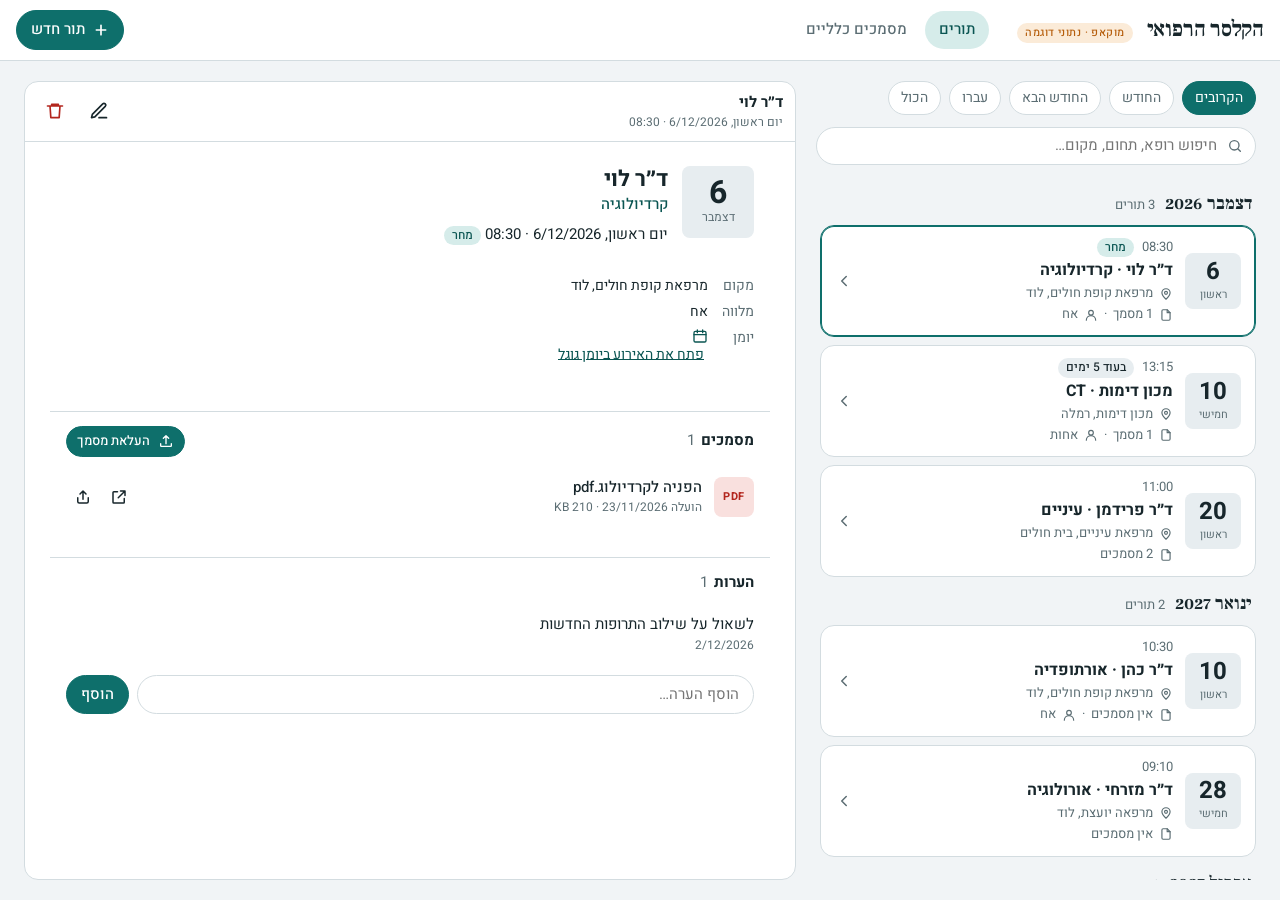
<file: mockup/index.html>
<!doctype html>
<meta charset="utf-8">
<meta name="viewport" content="width=device-width, initial-scale=1, viewport-fit=cover">
<title>הקלסר הרפואי</title>
<link rel="preconnect" href="https://fonts.googleapis.com">
<link rel="stylesheet" href="https://fonts.googleapis.com/css2?family=Heebo:wght@400;500;700&family=Frank+Ruhl+Libre:wght@700&display=swap">
<style>
:root{
  --bg:#F1F4F6; --surface:#FFFFFF; --surface-2:#E7EDF0; --text:#17262B; --muted:#5B6D73;
  --border:#D3DCE0; --border-strong:#B9C6CB;
  --accent:#0E6F6B; --accent-soft:#D6ECEA; --accent-ink:#0A5552; --on-accent:#FFFFFF;
  --warn:#B65E0C; --warn-soft:#FBEBD8; --danger:#B3261E; --danger-soft:#F9E0DE;
  --shadow:0 1px 2px rgba(23,38,43,.05),0 6px 20px rgba(23,38,43,.07);
  --r:14px; --r-sm:8px;
  --font-ui:"Heebo",system-ui,"Segoe UI",Arial,sans-serif;
  --font-display:"Frank Ruhl Libre","Times New Roman",serif;
}
@media (prefers-color-scheme: dark){
  :root:not([data-theme="light"]){
    --bg:#0E1618; --surface:#172124; --surface-2:#1F2B2F; --text:#E4EBED; --muted:#98A9AF;
    --border:#2A383D; --border-strong:#3A4B51;
    --accent:#4DB8B1; --accent-soft:#163A39; --accent-ink:#8FDDD7; --on-accent:#08211F;
    --warn:#F0A250; --warn-soft:#3A2A14; --danger:#F28B82; --danger-soft:#3D1E1B;
    --shadow:0 1px 2px rgba(0,0,0,.4),0 6px 20px rgba(0,0,0,.35);
  }
}
:root[data-theme="dark"]{
  --bg:#0E1618; --surface:#172124; --surface-2:#1F2B2F; --text:#E4EBED; --muted:#98A9AF;
  --border:#2A383D; --border-strong:#3A4B51;
  --accent:#4DB8B1; --accent-soft:#163A39; --accent-ink:#8FDDD7; --on-accent:#08211F;
  --warn:#F0A250; --warn-soft:#3A2A14; --danger:#F28B82; --danger-soft:#3D1E1B;
  --shadow:0 1px 2px rgba(0,0,0,.4),0 6px 20px rgba(0,0,0,.35);
}

*{box-sizing:border-box}
html,body{height:100%}
body{margin:0;background:var(--bg);color:var(--text);font-family:var(--font-ui);font-size:15px;line-height:1.45;direction:rtl}
button,input,select,textarea{font:inherit;color:inherit}
button{cursor:pointer}
h1,h2,h3{margin:0;text-wrap:balance}
ul{list-style:none;margin:0;padding:0}
svg{display:block}
:focus-visible{outline:2px solid var(--accent);outline-offset:2px}

.app{min-height:100%;display:flex;flex-direction:column}

/* ---------- top bar ---------- */
.topbar{position:sticky;top:env(safe-area-inset-top,0px);z-index:20;background:var(--surface);border-bottom:1px solid var(--border);
  display:flex;align-items:center;gap:16px;padding:10px 16px;min-height:56px}
.brand{display:flex;align-items:baseline;gap:10px}
.brand h1{font-family:var(--font-display);font-size:22px;font-weight:700;letter-spacing:-.01em}
.brand .tag{font-size:11px;font-weight:500;letter-spacing:.04em;color:var(--warn);background:var(--warn-soft);padding:2px 8px;border-radius:999px}
.nav-desktop{display:none;gap:4px;margin-inline-start:12px}
.nav-desktop button{background:none;border:0;padding:8px 14px;border-radius:999px;color:var(--muted);font-weight:500}
.nav-desktop button[aria-current="page"]{background:var(--accent-soft);color:var(--accent-ink)}
.topbar .spacer{flex:1}
.btn{display:inline-flex;align-items:center;gap:8px;border:1px solid var(--border-strong);background:var(--surface);border-radius:999px;padding:8px 14px;font-weight:500}
.btn:hover{border-color:var(--accent)}
.btn.primary{background:var(--accent);border-color:var(--accent);color:var(--on-accent)}
.btn.danger{color:var(--danger);border-color:var(--danger)}
.btn.ghost{border-color:transparent;background:transparent;color:var(--muted)}
.btn.ghost:hover{background:var(--surface-2);color:var(--text)}
.btn.small{padding:5px 10px;font-size:13px}
.btn-new-desktop{display:none}

/* ---------- main / layout ---------- */
.main{flex:1;min-height:0;padding-block:16px 96px;padding-inline:16px}
.view[hidden]{display:none}
.layout{display:block}
.panel{background:var(--surface);border:1px solid var(--border);border-radius:var(--r)}

/* toolbar */
.toolbar{display:flex;flex-direction:column;gap:10px;margin-bottom:12px}
.chips{display:flex;gap:8px;overflow-x:auto;padding-bottom:2px;scrollbar-width:none}
.chips::-webkit-scrollbar{display:none}
.chip{flex:0 0 auto;border:1px solid var(--border);background:var(--surface);border-radius:999px;padding:6px 12px;font-size:14px;color:var(--muted)}
.chip[aria-pressed="true"]{background:var(--accent);border-color:var(--accent);color:var(--on-accent)}
.search{display:flex;align-items:center;gap:8px;background:var(--surface);border:1px solid var(--border);border-radius:999px;padding:6px 12px}
.search input{border:0;background:none;flex:1;min-width:0;outline:none}
.search svg{color:var(--muted)}

/* agenda */
.agenda .month{position:sticky;top:calc(56px + env(safe-area-inset-top,0px));z-index:5;background:var(--bg);display:flex;align-items:baseline;gap:10px;
  font-family:var(--font-display);font-size:18px;font-weight:700;padding:14px 4px 8px;color:var(--text)}
.agenda .month small{font-family:var(--font-ui);font-weight:400;font-size:13px;color:var(--muted)}
.cards{display:flex;flex-direction:column;gap:8px}
.card{display:grid;grid-template-columns:56px 1fr auto;gap:12px;align-items:center;text-align:start;width:100%;
  background:var(--surface);border:1px solid var(--border);border-radius:var(--r);padding:12px 14px;position:relative}
.card:hover{border-color:var(--border-strong)}
.card[aria-current="true"]{border-color:var(--accent);box-shadow:0 0 0 1px var(--accent) inset}
.card.past{opacity:.72}
.card.today::before{content:"";position:absolute;inset-block:10px;inset-inline-start:0;width:4px;border-radius:0 3px 3px 0;background:var(--today)}
.date-block{display:flex;flex-direction:column;align-items:center;justify-content:center;background:var(--surface-2);border-radius:var(--r-sm);padding:6px 4px;min-height:56px}
.date-block .day{font-size:24px;font-weight:700;line-height:1;font-variant-numeric:tabular-nums}
.date-block .wd{font-size:11px;color:var(--muted);margin-top:3px}
.card-body{min-width:0}
.card .row1{display:flex;align-items:center;gap:8px;font-size:13px;color:var(--muted);font-variant-numeric:tabular-nums}
.card .title{font-size:16px;font-weight:700;margin-top:2px;overflow:hidden;text-overflow:ellipsis;white-space:nowrap}
.card .meta{display:flex;align-items:center;gap:6px;font-size:13px;color:var(--muted);margin:2px 0 0;overflow:hidden;text-overflow:ellipsis;white-space:nowrap}
.card .meta svg{flex:0 0 auto}
.card .chev{color:var(--muted)}
.pill{display:inline-flex;align-items:center;border-radius:999px;padding:1px 8px;font-size:12px;font-weight:500}
.pill.today{background:var(--accent-soft);color:var(--accent-ink)}
.pill.soon{background:var(--surface-2);color:var(--text)}
.pill.warn{background:var(--warn-soft);color:var(--warn)}
.count{display:inline-flex;align-items:center;gap:4px}
.empty{text-align:center;color:var(--muted);padding:48px 16px}
.empty strong{display:block;color:var(--text);font-size:17px;margin-bottom:4px}

/* ---------- detail ---------- */
.detail-panel{position:fixed;inset:0;z-index:30;background:var(--bg);transform:translateX(-100%);transition:transform .28s cubic-bezier(.2,.7,.2,1);overflow-y:auto;visibility:hidden}
.detail-panel.open{transform:none;visibility:visible}
.detail-head{position:sticky;top:0;z-index:2;background:var(--surface);border-bottom:1px solid var(--border);display:flex;align-items:center;gap:8px;
  padding:10px 12px;padding-top:calc(10px + env(safe-area-inset-top,0px))}
.detail-head .grow{flex:1;min-width:0}
.detail-head .grow .sub{font-size:12px;color:var(--muted)}
.iconbtn{border:0;background:none;border-radius:999px;padding:8px;color:var(--text);display:inline-flex}
.iconbtn:hover{background:var(--surface-2)}
.iconbtn.danger{color:var(--danger)}
.detail-body{padding:16px;padding-bottom:calc(32px + env(safe-area-inset-bottom,0px));display:flex;flex-direction:column;gap:16px;max-width:760px;margin-inline:auto}
.hero{display:grid;grid-template-columns:72px 1fr;gap:14px;align-items:start;padding:16px}
.hero .date-block{min-height:72px}
.hero .date-block .day{font-size:32px}
.hero .date-block .mon{font-size:12px;color:var(--muted)}
.hero h2{font-size:22px;font-weight:700;line-height:1.2}
.hero .spec{color:var(--accent-ink);font-weight:500;margin-top:2px}
.hero .when{margin-top:8px;font-variant-numeric:tabular-nums;color:var(--text)}
.kv{display:grid;grid-template-columns:auto 1fr;gap:6px 14px;padding:0 16px 16px;font-size:14px}
.kv dt{color:var(--muted)}
.kv dd{margin:0}
.section{padding:14px 16px}
.section-head{display:flex;align-items:center;justify-content:space-between;gap:8px;margin-bottom:10px}
.section-head h3{font-size:15px;font-weight:700}
.section-head h3 span{color:var(--muted);font-weight:400;margin-inline-start:6px}

.doc{display:grid;grid-template-columns:40px 1fr auto;gap:12px;align-items:center;padding:10px 0;border-top:1px solid var(--border)}
.doc:first-child{border-top:0}
.doc-icon{width:40px;height:40px;border-radius:var(--r-sm);display:grid;place-items:center;font-size:11px;font-weight:700;letter-spacing:.04em;background:var(--surface-2);color:var(--muted)}
.doc-icon.pdf{background:var(--danger-soft);color:var(--danger)}
.doc-icon.img{background:var(--accent-soft);color:var(--accent-ink)}
.doc-icon.missing{background:var(--warn-soft);color:var(--warn)}
.doc-main{min-width:0}
.doc-name{font-weight:500;overflow:hidden;text-overflow:ellipsis;white-space:nowrap}
.doc-sub{font-size:12px;color:var(--muted);margin-top:1px}
.doc-actions{display:flex;gap:2px}
.progress{height:4px;background:var(--surface-2);border-radius:2px;overflow:hidden;margin-top:6px}
.progress i{display:block;height:100%;background:var(--accent);width:0;transition:width .3s}

.notes li{padding:10px 0;border-top:1px solid var(--border)}
.notes li:first-child{border-top:0}
.notes .at{font-size:12px;color:var(--muted);margin-top:2px}
.note-form{display:flex;gap:8px;margin-top:10px}
.note-form input{flex:1;min-width:0;border:1px solid var(--border);border-radius:999px;padding:8px 14px;background:var(--surface)}
.uploading-hint{font-size:12px;color:var(--muted)}

/* ---------- bottom nav / FAB (mobile) ---------- */
.bottomnav{position:fixed;inset-inline:0;bottom:0;z-index:25;background:var(--surface);border-top:1px solid var(--border);
  display:grid;grid-template-columns:1fr 1fr;padding-bottom:env(safe-area-inset-bottom,0px)}
.bottomnav button{border:0;background:none;padding:10px 0 8px;display:flex;flex-direction:column;align-items:center;gap:3px;font-size:12px;color:var(--muted)}
.bottomnav button[aria-current="page"]{color:var(--accent-ink)}
.bottomnav button[aria-current="page"] svg{color:var(--accent)}
.fab{position:fixed;inset-inline-start:16px;bottom:calc(72px + env(safe-area-inset-bottom,0px));z-index:26;
  width:56px;height:56px;border-radius:50%;border:0;background:var(--accent);color:var(--on-accent);box-shadow:var(--shadow);display:grid;place-items:center}

/* ---------- docs view ---------- */
.docs-wrap{max-width:900px;margin-inline:auto}
.page-head{display:flex;align-items:flex-end;justify-content:space-between;gap:12px;margin-bottom:12px;flex-wrap:wrap}
.page-head h2{font-family:var(--font-display);font-size:24px}
.page-head p{margin:2px 0 0;color:var(--muted);font-size:14px}
.docs-list{padding:4px 16px}

/* ---------- dialogs ---------- */
dialog{border:0;padding:0;background:var(--surface);color:var(--text);border-radius:var(--r) var(--r) 0 0;width:100%;max-width:none;
  margin:auto 0 0;box-shadow:var(--shadow)}
dialog::backdrop{background:rgba(10,20,22,.45)}
.dlg-head{display:flex;align-items:center;justify-content:space-between;padding:14px 16px 0}
.dlg-head h3{font-size:18px;font-weight:700}
.form{display:grid;grid-template-columns:1fr 1fr;gap:12px;padding:12px 16px 16px;padding-bottom:calc(16px + env(safe-area-inset-bottom,0px))}
.field{display:flex;flex-direction:column;gap:4px}
.field.full{grid-column:1/-1}
.field label{font-size:12px;color:var(--muted);letter-spacing:.02em}
.field input,.field select,.field textarea{border:1px solid var(--border);border-radius:var(--r-sm);padding:10px 12px;background:var(--surface);width:100%}
.field textarea{min-height:72px;resize:vertical}
.form-actions{grid-column:1/-1;display:flex;gap:8px;justify-content:flex-start;margin-top:4px}
.confirm{padding:16px;display:flex;flex-direction:column;gap:14px;padding-bottom:calc(16px + env(safe-area-inset-bottom,0px))}
.confirm p{margin:0;color:var(--muted)}

.toast{position:fixed;inset-inline:0;bottom:calc(84px + env(safe-area-inset-bottom,0px));display:flex;justify-content:center;z-index:50;pointer-events:none}
.toast span{background:var(--text);color:var(--bg);padding:10px 16px;border-radius:999px;font-size:14px;opacity:0;transform:translateY(8px);transition:.25s}
.toast.show span{opacity:1;transform:none}

/* ---------- desktop ---------- */
@media (min-width:900px){
  .app{height:100%}
  .main{padding-block:20px;padding-inline:24px;display:flex;flex-direction:column}
  .view{flex:1;min-height:0;display:flex;flex-direction:column}
  .nav-desktop,.btn-new-desktop{display:inline-flex}
  .bottomnav,.fab{display:none}
  .brand .tag{margin-inline-start:4px}
  .layout{display:grid;grid-template-columns:minmax(360px,440px) minmax(0,1fr);gap:20px;flex:1;min-height:0;max-width:1240px;width:100%;margin-inline:auto}
  .list-col{display:flex;flex-direction:column;min-height:0}
  .chips{flex-wrap:wrap;overflow:visible}
  .list-scroll{flex:1;min-height:0;overflow-y:auto;padding-inline-end:4px}
  .agenda .month{top:0}
  .detail-panel{position:relative;inset:auto;transform:none;visibility:visible;background:transparent;overflow:visible;min-height:0;display:flex;flex-direction:column}
  .detail-panel:not(.open) .detail-content{display:none}
  .detail-panel.open .detail-empty{display:none}
  .detail-content{background:var(--surface);border:1px solid var(--border);border-radius:var(--r);overflow-y:auto;flex:1;min-height:0}
  .detail-head{background:transparent;border-bottom:1px solid var(--border);padding:10px 12px}
  .detail-head .back{display:none}
  .detail-body{padding:8px 20px 28px}
  .detail-body .panel{border:0;border-top:1px solid var(--border);border-radius:0}
  .detail-body .panel:first-child{border-top:0}
  .detail-empty{flex:1;display:grid;place-items:center;border:1px dashed var(--border-strong);border-radius:var(--r);color:var(--muted)}
  .docs-wrap{flex:1;min-height:0;display:flex;flex-direction:column}
  .docs-wrap .panel{flex:1;min-height:0;overflow-y:auto}
  .toast{bottom:28px}
  dialog{border-radius:var(--r);width:min(560px,92vw);margin:auto}
}
@media (max-width:899px){
  .detail-empty{display:none}
}
@media (prefers-reduced-motion:reduce){
  .detail-panel,.toast span,.progress i{transition:none}
}
</style>

<div class="app" dir="rtl" lang="he">
  <header class="topbar">
    <div class="brand">
      <h1>הקלסר הרפואי</h1>
      <span class="tag">מוקאפ · נתוני דוגמה</span>
    </div>
    <nav class="nav-desktop" aria-label="ניווט">
      <button type="button" data-nav="appts" aria-current="page">תורים</button>
      <button type="button" data-nav="docs">מסמכים כלליים</button>
    </nav>
    <span class="spacer"></span>
    <button type="button" class="btn primary btn-new-desktop" id="btnNewDesktop">
      <svg width="16" height="16" viewBox="0 0 24 24" fill="none" stroke="currentColor" stroke-width="2.5" stroke-linecap="round"><path d="M12 5v14M5 12h14"/></svg>
      תור חדש
    </button>
  </header>

  <main class="main">
    <!-- ===== appointments view ===== -->
    <section class="view" id="view-appts">
      <div class="layout">
        <div class="list-col">
          <div class="toolbar">
            <div class="chips" role="group" aria-label="סינון">
              <button type="button" class="chip" data-filter="upcoming" aria-pressed="true">הקרובים</button>
              <button type="button" class="chip" data-filter="month" aria-pressed="false">החודש</button>
              <button type="button" class="chip" data-filter="nextmonth" aria-pressed="false">החודש הבא</button>
              <button type="button" class="chip" data-filter="past" aria-pressed="false">עברו</button>
              <button type="button" class="chip" data-filter="all" aria-pressed="false">הכול</button>
            </div>
            <label class="search">
              <svg width="16" height="16" viewBox="0 0 24 24" fill="none" stroke="currentColor" stroke-width="2" stroke-linecap="round"><circle cx="11" cy="11" r="7"/><path d="m20 20-3.5-3.5"/></svg>
              <input type="search" id="q" placeholder="חיפוש רופא, תחום, מקום…" autocomplete="off">
            </label>
          </div>
          <div class="list-scroll">
            <div class="agenda" id="agenda"></div>
          </div>
        </div>

        <aside class="detail-panel" id="detail" aria-live="polite">
          <div class="detail-empty">
            <div class="empty"><strong>בחר תור מהרשימה</strong>הפרטים, ההערות והמסמכים יופיעו כאן</div>
          </div>
          <div class="detail-content" id="detailContent"></div>
        </aside>
      </div>
    </section>

    <!-- ===== general documents view ===== -->
    <section class="view" id="view-docs" hidden>
      <div class="docs-wrap">
        <div class="page-head">
          <div>
            <h2>מסמכים כלליים</h2>
            <p>מסמכים שלא שייכים לתור מסוים — תעודות, סיכומים, רשימות</p>
          </div>
          <button type="button" class="btn primary" id="btnUploadGeneral">
            <svg width="16" height="16" viewBox="0 0 24 24" fill="none" stroke="currentColor" stroke-width="2" stroke-linecap="round" stroke-linejoin="round"><path d="M12 16V4m0 0-4 4m4-4 4 4M4 16v3a1 1 0 0 0 1 1h14a1 1 0 0 0 1-1v-3"/></svg>
            העלאת מסמך
          </button>
        </div>
        <div class="toolbar">
          <label class="search">
            <svg width="16" height="16" viewBox="0 0 24 24" fill="none" stroke="currentColor" stroke-width="2" stroke-linecap="round"><circle cx="11" cy="11" r="7"/><path d="m20 20-3.5-3.5"/></svg>
            <input type="search" id="qDocs" placeholder="חיפוש במסמכים…" autocomplete="off">
          </label>
        </div>
        <div class="panel">
          <ul class="docs-list" id="generalDocs"></ul>
        </div>
      </div>
    </section>
  </main>

  <nav class="bottomnav" aria-label="ניווט">
    <button type="button" data-nav="appts" aria-current="page">
      <svg width="22" height="22" viewBox="0 0 24 24" fill="none" stroke="currentColor" stroke-width="2" stroke-linecap="round"><rect x="3" y="5" width="18" height="16" rx="2"/><path d="M3 10h18M8 3v4M16 3v4"/></svg>
      תורים
    </button>
    <button type="button" data-nav="docs">
      <svg width="22" height="22" viewBox="0 0 24 24" fill="none" stroke="currentColor" stroke-width="2" stroke-linecap="round" stroke-linejoin="round"><path d="M4 7a2 2 0 0 1 2-2h4l2 2h6a2 2 0 0 1 2 2v9a2 2 0 0 1-2 2H6a2 2 0 0 1-2-2z"/></svg>
      מסמכים
    </button>
  </nav>
  <button type="button" class="fab" id="fab" aria-label="תור חדש">
    <svg width="26" height="26" viewBox="0 0 24 24" fill="none" stroke="currentColor" stroke-width="2.5" stroke-linecap="round"><path d="M12 5v14M5 12h14"/></svg>
  </button>

  <input type="file" id="fileInput" accept="image/*,application/pdf" multiple hidden>

  <dialog id="dlgForm">
    <div class="dlg-head">
      <h3 id="dlgTitle">תור חדש</h3>
      <button type="button" class="iconbtn" data-close aria-label="סגור">
        <svg width="20" height="20" viewBox="0 0 24 24" fill="none" stroke="currentColor" stroke-width="2" stroke-linecap="round"><path d="M6 6l12 12M18 6 6 18"/></svg>
      </button>
    </div>
    <form class="form" id="form" method="dialog">
      <div class="field full"><label for="fDoctor">רופא/ה או מכון</label><input id="fDoctor" required placeholder="ד״ר לוי / מכון גסטרו"></div>
      <div class="field"><label for="fSpec">תחום</label><input id="fSpec" list="specs" placeholder="קרדיולוגיה"></div>
      <datalist id="specs"><option>קרדיולוגיה</option><option>עיניים</option><option>אורתופדיה</option><option>גסטרואנטרולוגיה</option><option>המטולוגיה</option><option>דימות</option><option>רפואת משפחה</option><option>אורולוגיה</option></datalist>
      <div class="field"><label for="fCompanion">מלווה</label>
        <select id="fCompanion"><option value="">—</option><option>אח</option><option>אחות</option><option>אחר</option></select></div>
      <div class="field"><label for="fDate">תאריך</label><input id="fDate" type="date" required></div>
      <div class="field"><label for="fTime">שעה</label><input id="fTime" type="time" required></div>
      <div class="field full"><label for="fLocation">מקום</label><input id="fLocation" placeholder="בית חולים, בניין 3 קומה 2"></div>
      <div class="field full"><label for="fNotes">הערה ראשונה (לא חובה)</label><textarea id="fNotes" placeholder="להביא הפניה וטופס 17…"></textarea></div>
      <div class="form-actions">
        <button type="submit" class="btn primary" id="btnSave">שמור</button>
        <button type="button" class="btn ghost" data-close>ביטול</button>
      </div>
    </form>
  </dialog>

  <dialog id="dlgConfirm">
    <div class="confirm">
      <h3 style="font-size:18px">למחוק את התור?</h3>
      <p>השורה תימחק והאירוע יוסר מהיומן. תיקיית המסמכים בדרייב נשארת בארכיון.</p>
      <div class="form-actions">
        <button type="button" class="btn danger" id="btnConfirmDelete">מחק</button>
        <button type="button" class="btn ghost" data-close>ביטול</button>
      </div>
    </div>
  </dialog>

  <div class="toast" id="toast" role="status"><span></span></div>
</div>

<script>
(function(){
  'use strict';
  const DAYS=['ראשון','שני','שלישי','רביעי','חמישי','שישי','שבת'];
  const MONTHS=['ינואר','פברואר','מרץ','אפריל','מאי','יוני','יולי','אוגוסט','ספטמבר','אוקטובר','נובמבר','דצמבר'];
  const today=new Date(); today.setHours(0,0,0,0);
  const addDays=n=>{const d=new Date(today); d.setDate(d.getDate()+n); return d;};
  const iso=d=>d.getFullYear()+'-'+String(d.getMonth()+1).padStart(2,'0')+'-'+String(d.getDate()).padStart(2,'0');
  const parseISO=s=>{const [y,m,d]=s.split('-').map(Number); return new Date(y,m-1,d);};
  const fmtDate=s=>{const d=parseISO(s); return `${d.getDate()}/${d.getMonth()+1}/${d.getFullYear()}`;};
  const dayDiff=s=>Math.round((parseISO(s)-today)/86400000);
  const esc=s=>String(s??'').replace(/[&<>"']/g,c=>({'&':'&amp;','<':'&lt;','>':'&gt;','"':'&quot;',"'":'&#39;'}[c]));

  /* ---------- sample data (fictional) ---------- */
  let nextId=100;
  let appts=[
    {id:1,date:iso(addDays(-37)),time:'11:00',doctor:'אשפוז יום המטולוגי',specialty:'המטולוגיה',location:'בית חולים, בניין 3 קומה 2',companion:'אח',
      notes:[{text:'להביא את כל התרופות ורשימת תרופות מעודכנת',at:iso(addDays(-40))},{text:'הרופאה ביקשה ספירת דם חוזרת בעוד חודש',at:iso(addDays(-37))}]},
    {id:2,date:iso(addDays(-10)),time:'10:00',doctor:'מכון גסטרואנטרולוגיה',specialty:'גסטרוסקופיה',location:'בית חולים, מכון גסטרו',companion:'אחות',
      notes:[{text:'צום מחצות. הבדיקה עברה בסדר, תוצאות ביופסיה בעוד 3 שבועות',at:iso(addDays(-10))}]},
    {id:3,date:iso(addDays(1)),time:'08:30',doctor:'ד״ר לוי',specialty:'קרדיולוגיה',location:'מרפאת קופת חולים, לוד',companion:'אח',
      notes:[{text:'לשאול על שילוב התרופות החדשות',at:iso(addDays(-3))}]},
    {id:4,date:iso(addDays(5)),time:'13:15',doctor:'מכון דימות',specialty:'CT',location:'מכון דימות, רמלה',companion:'אחות',notes:[]},
    {id:5,date:iso(addDays(15)),time:'11:00',doctor:'ד״ר פרידמן',specialty:'עיניים',location:'מרפאת עיניים, בית חולים',companion:'',
      notes:[{text:'בדיקה לפני ניתוח קטרקט עין ימין',at:iso(addDays(-20))}]},
    {id:6,date:iso(addDays(36)),time:'10:30',doctor:'ד״ר כהן',specialty:'אורתופדיה',location:'מרפאת קופת חולים, לוד',companion:'אח',notes:[]},
    {id:7,date:iso(addDays(54)),time:'09:10',doctor:'ד״ר מזרחי',specialty:'אורולוגיה',location:'מרפאה יועצת, לוד',companion:'',notes:[]},
    {id:8,date:iso(addDays(130)),time:'07:30',doctor:'מכון המטולוגיה',specialty:'ספירת דם + ביקורת',location:'בית חולים, בניין 3',companion:'אחות',notes:[]},
  ];
  let docs=[
    {id:1,apptId:1,kind:'pdf',name:'זימון + טופס 17 – אשפוז יום.pdf',size:'340 KB',date:iso(addDays(-45))},
    {id:2,apptId:1,kind:'img',name:'סיכום אשפוז יום.jpg',size:'1.2 MB',date:iso(addDays(-37))},
    {id:3,apptId:2,kind:'pdf',name:'הנחיות לפני גסטרוסקופיה.pdf',size:'180 KB',date:iso(addDays(-30))},
    {id:4,apptId:2,kind:'pdf',name:'זימון למכון גסטרו.pdf',size:'95 KB',date:iso(addDays(-30))},
    {id:5,apptId:3,kind:'pdf',name:'הפניה לקרדיולוג.pdf',size:'210 KB',date:iso(addDays(-12))},
    {id:6,apptId:4,kind:'missing',desc:'הפניה לדימות + 2 טופסי התחייבות (טופס 17)',date:iso(addDays(-50))},
    {id:7,apptId:5,kind:'pdf',name:'הפניה לניתוח קטרקט.pdf',size:'260 KB',date:iso(addDays(-20))},
    {id:8,apptId:5,kind:'missing',desc:'סיכום ביקור עיניים קודם',date:iso(addDays(-60))},
    {id:20,apptId:null,kind:'pdf',name:'רשימת תרופות מעודכנת.pdf',size:'120 KB',date:iso(addDays(-8)),desc:'הדפסה מהקופה, מעודכן לחודש הזה'},
    {id:21,apptId:null,kind:'img',name:'כרטיס קופת חולים.jpg',size:'800 KB',date:iso(addDays(-200)),desc:'צילום שני הצדדים'},
    {id:22,apptId:null,kind:'pdf',name:'סיכום שחרור מאשפוז.pdf',size:'1.8 MB',date:iso(addDays(-95)),desc:'אשפוז של שבוע, מחלקה פנימית'},
    {id:23,apptId:null,kind:'pdf',name:'אישור נכות – החלטת ועדה.pdf',size:'410 KB',date:iso(addDays(-320)),desc:'לצרף לבקשות עתידיות'},
  ];

  const state={filter:'upcoming',q:'',selected:null,view:'appts',editing:null,uploadTarget:null};

  /* ---------- elements ---------- */
  const $=s=>document.querySelector(s);
  const agendaEl=$('#agenda'), detailEl=$('#detail'), detailContent=$('#detailContent');
  const dlgForm=$('#dlgForm'), dlgConfirm=$('#dlgConfirm'), fileInput=$('#fileInput'), toastEl=$('#toast');

  /* ---------- icons ---------- */
  const I={
    pin:'<svg width="14" height="14" viewBox="0 0 24 24" fill="none" stroke="currentColor" stroke-width="2" stroke-linecap="round" stroke-linejoin="round"><path d="M12 21s7-6.2 7-11a7 7 0 0 0-14 0c0 4.8 7 11 7 11z"/><circle cx="12" cy="10" r="2.5"/></svg>',
    doc:'<svg width="14" height="14" viewBox="0 0 24 24" fill="none" stroke="currentColor" stroke-width="2" stroke-linecap="round" stroke-linejoin="round"><path d="M14 3H7a2 2 0 0 0-2 2v14a2 2 0 0 0 2 2h10a2 2 0 0 0 2-2V8z"/><path d="M14 3v5h5"/></svg>',
    chev:'<svg width="18" height="18" viewBox="0 0 24 24" fill="none" stroke="currentColor" stroke-width="2" stroke-linecap="round" stroke-linejoin="round"><path d="m15 6-6 6 6 6"/></svg>',
    back:'<svg width="22" height="22" viewBox="0 0 24 24" fill="none" stroke="currentColor" stroke-width="2" stroke-linecap="round" stroke-linejoin="round"><path d="M5 12h14M13 5l7 7-7 7"/></svg>',
    edit:'<svg width="20" height="20" viewBox="0 0 24 24" fill="none" stroke="currentColor" stroke-width="2" stroke-linecap="round" stroke-linejoin="round"><path d="M12 20h9"/><path d="M16.5 3.5a2.1 2.1 0 0 1 3 3L7 19l-4 1 1-4z"/></svg>',
    trash:'<svg width="20" height="20" viewBox="0 0 24 24" fill="none" stroke="currentColor" stroke-width="2" stroke-linecap="round" stroke-linejoin="round"><path d="M3 6h18M8 6V4h8v2M6 6l1 14h10l1-14"/></svg>',
    cal:'<svg width="16" height="16" viewBox="0 0 24 24" fill="none" stroke="currentColor" stroke-width="2" stroke-linecap="round"><rect x="3" y="5" width="18" height="16" rx="2"/><path d="M3 10h18M8 3v4M16 3v4"/></svg>',
    open:'<svg width="18" height="18" viewBox="0 0 24 24" fill="none" stroke="currentColor" stroke-width="2" stroke-linecap="round" stroke-linejoin="round"><path d="M14 4h6v6M20 4l-9 9"/><path d="M19 14v5a1 1 0 0 1-1 1H5a1 1 0 0 1-1-1V6a1 1 0 0 1 1-1h5"/></svg>',
    share:'<svg width="18" height="18" viewBox="0 0 24 24" fill="none" stroke="currentColor" stroke-width="2" stroke-linecap="round" stroke-linejoin="round"><path d="M12 15V4m0 0-4 4m4-4 4 4"/><path d="M5 13v5a2 2 0 0 0 2 2h10a2 2 0 0 0 2-2v-5"/></svg>',
    upload:'<svg width="16" height="16" viewBox="0 0 24 24" fill="none" stroke="currentColor" stroke-width="2" stroke-linecap="round" stroke-linejoin="round"><path d="M12 16V4m0 0-4 4m4-4 4 4M4 16v3a1 1 0 0 0 1 1h14a1 1 0 0 0 1-1v-3"/></svg>',
    person:'<svg width="14" height="14" viewBox="0 0 24 24" fill="none" stroke="currentColor" stroke-width="2" stroke-linecap="round"><circle cx="12" cy="8" r="4"/><path d="M4 21a8 8 0 0 1 16 0"/></svg>',
  };

  /* ---------- helpers ---------- */
  function toast(msg){toastEl.querySelector('span').textContent=msg; toastEl.classList.add('show'); clearTimeout(toast.t); toast.t=setTimeout(()=>toastEl.classList.remove('show'),2200);}
  const isDesktop=()=>matchMedia('(min-width:900px)').matches;
  const docsFor=id=>docs.filter(d=>d.apptId===id);
  const byId=id=>appts.find(a=>a.id===id);

  function relPill(dateStr){
    const n=dayDiff(dateStr);
    if(n===0) return '<span class="pill today">היום</span>';
    if(n===1) return '<span class="pill today">מחר</span>';
    if(n>1&&n<=7) return `<span class="pill soon">בעוד ${n} ימים</span>`;
    return '';
  }

  function filtered(){
    const q=state.q.trim();
    const ym=d=>d.slice(0,7);
    const thisYm=iso(today).slice(0,7);
    const nm=new Date(today.getFullYear(),today.getMonth()+1,1);
    const nextYm=iso(nm).slice(0,7);
    let list=appts.filter(a=>{
      if(q && !`${a.doctor} ${a.specialty} ${a.location}`.includes(q)) return false;
      switch(state.filter){
        case 'upcoming': return dayDiff(a.date)>=0;
        case 'month': return ym(a.date)===thisYm;
        case 'nextmonth': return ym(a.date)===nextYm;
        case 'past': return dayDiff(a.date)<0;
        default: return true;
      }
    });
    list.sort((a,b)=>(a.date+a.time).localeCompare(b.date+b.time));
    if(state.filter==='past') list.reverse();
    return list;
  }

  /* ---------- render: agenda ---------- */
  function renderAgenda(){
    const list=filtered();
    if(!list.length){
      agendaEl.innerHTML=`<div class="empty"><strong>אין תורים להצגה</strong>${state.q?'נסה חיפוש אחר':'לחץ על + כדי להוסיף תור'}</div>`;
      return;
    }
    const groups=new Map();
    for(const a of list){const k=a.date.slice(0,7); if(!groups.has(k)) groups.set(k,[]); groups.get(k).push(a);}
    let html='';
    for(const [k,items] of groups){
      const [y,m]=k.split('-').map(Number);
      html+=`<h2 class="month"><span>${MONTHS[m-1]} ${y}</span><small>${items.length} ${items.length===1?'תור':'תורים'}</small></h2><div class="cards">`;
      for(const a of items){
        const d=parseISO(a.date), n=dayDiff(a.date), nd=docsFor(a.id).length;
        const cls=['card', n<0?'past':'', n===0?'today':''].join(' ').trim();
        html+=`<button type="button" class="${cls}" data-id="${a.id}" aria-current="${state.selected===a.id}">
          <span class="date-block"><span class="day">${d.getDate()}</span><span class="wd">${DAYS[d.getDay()]}</span></span>
          <span class="card-body">
            <span class="row1"><span class="time">${a.time}</span>${relPill(a.date)}</span>
            <span class="title" style="display:block">${esc(a.doctor)}${a.specialty?` · ${esc(a.specialty)}`:''}</span>
            <span class="meta">${I.pin}<span style="overflow:hidden;text-overflow:ellipsis">${esc(a.location||'—')}</span></span>
            <span class="meta">${I.doc}<span class="count">${nd?`${nd} ${nd===1?'מסמך':'מסמכים'}`:'אין מסמכים'}</span>${a.companion?`<span>·</span>${I.person}<span>${esc(a.companion)}</span>`:''}</span>
          </span>
          <span class="chev">${I.chev}</span>
        </button>`;
      }
      html+='</div>';
    }
    agendaEl.innerHTML=html;
  }

  /* ---------- render: detail ---------- */
  function docRow(d){
    if(d.kind==='missing'){
      return `<li class="doc" data-doc="${d.id}">
        <span class="doc-icon missing">!</span>
        <div class="doc-main"><div class="doc-name">${esc(d.desc)}</div><div class="doc-sub">חסר קובץ — הועבר מהבוט, יש להעלות מחדש מהטלגרם</div></div>
        <div class="doc-actions"><button type="button" class="btn small" data-act="upload-missing">${I.upload} העלה</button></div>
      </li>`;
    }
    if(d.kind==='uploading'){
      return `<li class="doc" data-doc="${d.id}">
        <span class="doc-icon">…</span>
        <div class="doc-main"><div class="doc-name">${esc(d.name)}</div><div class="progress"><i style="width:${d.progress||0}%"></i></div><div class="doc-sub uploading-hint">מעלה לדרייב… ${d.progress||0}%</div></div>
        <div class="doc-actions"></div>
      </li>`;
    }
    return `<li class="doc" data-doc="${d.id}">
      <span class="doc-icon ${d.kind}">${d.kind==='pdf'?'PDF':'JPG'}</span>
      <div class="doc-main"><div class="doc-name">${esc(d.name)}</div><div class="doc-sub">${d.desc?esc(d.desc)+' · ':''}הועלה ${fmtDate(d.date)} · ${d.size}</div></div>
      <div class="doc-actions">
        <button type="button" class="iconbtn" data-act="open" title="פתח בדרייב" aria-label="פתח בדרייב">${I.open}</button>
        <button type="button" class="iconbtn" data-act="share" title="שתף / הדפס" aria-label="שתף">${I.share}</button>
      </div>
    </li>`;
  }

  function renderDetail(){
    const a=byId(state.selected);
    if(!a){detailEl.classList.remove('open'); detailContent.innerHTML=''; return;}
    const d=parseISO(a.date), n=dayDiff(a.date), ds=docsFor(a.id);
    const when=`יום ${DAYS[d.getDay()]}, ${fmtDate(a.date)} · ${a.time}`;
    detailContent.innerHTML=`
      <div class="detail-head">
        <button type="button" class="iconbtn back" data-act="back" aria-label="חזרה">${I.back}</button>
        <div class="grow"><div style="font-weight:700">${esc(a.doctor)}</div><div class="sub">${when}</div></div>
        <button type="button" class="iconbtn" data-act="edit" aria-label="עריכה" title="עריכה">${I.edit}</button>
        <button type="button" class="iconbtn danger" data-act="delete" aria-label="מחיקה" title="מחיקה">${I.trash}</button>
      </div>
      <div class="detail-body">
        <section class="panel">
          <div class="hero">
            <span class="date-block"><span class="day">${d.getDate()}</span><span class="mon">${MONTHS[d.getMonth()]}</span></span>
            <div>
              <h2>${esc(a.doctor)}</h2>
              ${a.specialty?`<div class="spec">${esc(a.specialty)}</div>`:''}
              <div class="when">${when} ${relPill(a.date)}${n<0?'<span class="pill soon">עבר</span>':''}</div>
            </div>
          </div>
          <dl class="kv">
            <dt>מקום</dt><dd>${esc(a.location||'—')}</dd>
            <dt>מלווה</dt><dd>${esc(a.companion||'—')}</dd>
            <dt>יומן</dt><dd><a href="#" style="color:var(--accent-ink)" data-act="gcal">${I.cal}<span style="vertical-align:middle;margin-inline-start:4px">פתח את האירוע ביומן גוגל</span></a></dd>
          </dl>
        </section>

        <section class="panel section">
          <div class="section-head">
            <h3>מסמכים<span>${ds.length}</span></h3>
            <button type="button" class="btn primary small" data-act="upload">${I.upload} העלאת מסמך</button>
          </div>
          ${ds.length?`<ul class="docs">${ds.map(docRow).join('')}</ul>`:`<div class="empty" style="padding:20px"><strong>אין מסמכים לתור הזה</strong>הפניה, טופס 17, סיכום ביקור — צלם או בחר קובץ</div>`}
        </section>

        <section class="panel section">
          <div class="section-head"><h3>הערות<span>${a.notes.length}</span></h3></div>
          ${a.notes.length?`<ul class="notes">${a.notes.map(nt=>`<li><div>${esc(nt.text)}</div><div class="at">${fmtDate(nt.at)}</div></li>`).join('')}</ul>`:'<div class="doc-sub">עוד אין הערות</div>'}
          <form class="note-form" data-act="note-form">
            <input id="noteInput" placeholder="הוסף הערה…" autocomplete="off" required>
            <button type="submit" class="btn primary">הוסף</button>
          </form>
        </section>
      </div>`;
    detailEl.classList.add('open');
  }

  function select(id){
    state.selected=id; renderAgenda(); renderDetail();
    if(!isDesktop()) detailEl.scrollTop=0;
  }
  function closeDetail(){state.selected=null; renderAgenda(); renderDetail();}

  /* ---------- render: general docs ---------- */
  function renderGeneralDocs(){
    const q=($('#qDocs').value||'').trim();
    const list=docs.filter(d=>d.apptId===null && (!q || `${d.name||''} ${d.desc||''}`.includes(q)))
      .sort((a,b)=>b.date.localeCompare(a.date));
    $('#generalDocs').innerHTML=list.length?list.map(docRow).join(''):`<li class="empty"><strong>לא נמצאו מסמכים</strong></li>`;
  }

  /* ---------- navigation ---------- */
  function showView(v){
    state.view=v;
    $('#view-appts').hidden=v!=='appts';
    $('#view-docs').hidden=v!=='docs';
    document.querySelectorAll('[data-nav]').forEach(b=>b.setAttribute('aria-current',b.dataset.nav===v?'page':'false'));
    if(v==='docs') renderGeneralDocs();
  }
  document.querySelectorAll('[data-nav]').forEach(b=>b.addEventListener('click',()=>showView(b.dataset.nav)));

  /* ---------- filters / search ---------- */
  document.querySelectorAll('.chip').forEach(c=>c.addEventListener('click',()=>{
    state.filter=c.dataset.filter;
    document.querySelectorAll('.chip').forEach(x=>x.setAttribute('aria-pressed',x===c));
    renderAgenda();
  }));
  $('#q').addEventListener('input',e=>{state.q=e.target.value; renderAgenda();});
  $('#qDocs').addEventListener('input',renderGeneralDocs);

  /* ---------- agenda clicks ---------- */
  agendaEl.addEventListener('click',e=>{
    const card=e.target.closest('.card'); if(!card) return;
    select(Number(card.dataset.id));
  });

  /* ---------- detail actions ---------- */
  detailEl.addEventListener('click',e=>{
    const btn=e.target.closest('[data-act]'); if(!btn) return;
    const a=byId(state.selected);
    switch(btn.dataset.act){
      case 'back': closeDetail(); break;
      case 'edit': openForm(a); break;
      case 'delete': dlgConfirm.showModal(); break;
      case 'gcal': e.preventDefault(); toast('במוצר האמיתי: נפתח האירוע ביומן גוגל'); break;
      case 'upload': state.uploadTarget=a.id; fileInput.click(); break;
      case 'upload-missing': state.uploadTarget=a.id; state.replaceDoc=Number(btn.closest('.doc').dataset.doc); fileInput.click(); break;
      case 'open': toast('במוצר האמיתי: הקובץ נפתח מדרייב'); break;
      case 'share': toast('במוצר האמיתי: תפריט שיתוף של הטלפון (הדפסה, מייל, וואטסאפ)'); break;
    }
  });
  detailEl.addEventListener('submit',e=>{
    if(!e.target.matches('[data-act="note-form"]')) return;
    e.preventDefault();
    const a=byId(state.selected); const inp=e.target.querySelector('input');
    a.notes.push({text:inp.value.trim(),at:iso(today)});
    renderDetail(); toast('ההערה נשמרה');
  });
  document.addEventListener('keydown',e=>{if(e.key==='Escape'&&!isDesktop()&&detailEl.classList.contains('open')) closeDetail();});

  /* general-docs page actions */
  $('#generalDocs').addEventListener('click',e=>{
    const btn=e.target.closest('[data-act]'); if(!btn) return;
    if(btn.dataset.act==='open') toast('במוצר האמיתי: הקובץ נפתח מדרייב');
    if(btn.dataset.act==='share') toast('במוצר האמיתי: תפריט שיתוף של הטלפון');
  });
  $('#btnUploadGeneral').addEventListener('click',()=>{state.uploadTarget=null; state.replaceDoc=null; fileInput.click();});

  /* ---------- simulated upload ---------- */
  fileInput.addEventListener('change',()=>{
    const files=[...fileInput.files]; fileInput.value='';
    if(!files.length) return;
    const target=state.uploadTarget;
    if(state.replaceDoc){docs=docs.filter(d=>d.id!==state.replaceDoc); state.replaceDoc=null;}
    const created=files.map(f=>{
      const kind=f.type==='application/pdf'?'pdf':'img';
      const doc={id:nextId++,apptId:target,kind:'uploading',finalKind:kind,name:f.name,size:f.size>1e6?(f.size/1e6).toFixed(1)+' MB':Math.max(1,Math.round(f.size/1024))+' KB',date:iso(today),progress:0};
      docs.push(doc); return doc;
    });
    const rerender=()=>{ if(target===null) renderGeneralDocs(); else { renderDetail(); } renderAgenda(); };
    rerender();
    let p=0;
    const tick=setInterval(()=>{
      p=Math.min(100,p+Math.round(12+Math.random()*18));
      created.forEach(d=>d.progress=p);
      if(p>=100){clearInterval(tick); created.forEach(d=>{d.kind=d.finalKind; delete d.progress;}); rerender(); toast(created.length===1?'המסמך הועלה לדרייב':`${created.length} מסמכים הועלו לדרייב`);}
      else rerender();
    },350);
  });

  /* ---------- form ---------- */
  function openForm(a){
    state.editing=a?a.id:null;
    $('#dlgTitle').textContent=a?'עריכת תור':'תור חדש';
    $('#fDoctor').value=a?.doctor||''; $('#fSpec').value=a?.specialty||''; $('#fCompanion').value=a?.companion||'';
    $('#fDate').value=a?.date||iso(addDays(7)); $('#fTime').value=a?.time||'09:00'; $('#fLocation').value=a?.location||'';
    $('#fNotes').value=''; $('#fNotes').closest('.field').hidden=!!a;
    dlgForm.showModal(); $('#fDoctor').focus();
  }
  $('#fab').addEventListener('click',()=>openForm(null));
  $('#btnNewDesktop').addEventListener('click',()=>openForm(null));
  $('#form').addEventListener('submit',e=>{
    e.preventDefault();
    const data={doctor:$('#fDoctor').value.trim(),specialty:$('#fSpec').value.trim(),companion:$('#fCompanion').value,
      date:$('#fDate').value,time:$('#fTime').value,location:$('#fLocation').value.trim()};
    if(!data.doctor||!data.date||!data.time) return;
    let id=state.editing;
    if(id){Object.assign(byId(id),data); toast('התור עודכן — גם ביומן');}
    else{
      id=nextId++; const notes=[]; const first=$('#fNotes').value.trim(); if(first) notes.push({text:first,at:iso(today)});
      appts.push({id,notes,...data}); toast('התור נשמר: שורה, אירוע ביומן ותיקייה בדרייב');
    }
    dlgForm.close();
    if(state.filter!=='all'){state.filter=dayDiff(data.date)<0?'past':'upcoming'; document.querySelectorAll('.chip').forEach(x=>x.setAttribute('aria-pressed',x.dataset.filter===state.filter));}
    showView('appts'); select(id);
  });
  $('#btnConfirmDelete').addEventListener('click',()=>{
    appts=appts.filter(a=>a.id!==state.selected); dlgConfirm.close(); closeDetail(); toast('התור נמחק. התיקייה הועברה לארכיון');
  });
  document.querySelectorAll('[data-close]').forEach(b=>b.addEventListener('click',()=>b.closest('dialog').close()));
  [dlgForm,dlgConfirm].forEach(d=>d.addEventListener('click',e=>{if(e.target===d) d.close();}));

  /* ---------- boot ---------- */
  renderAgenda();
  if(isDesktop()){ const first=filtered()[0]; if(first) select(first.id); }
  matchMedia('(min-width:900px)').addEventListener('change',()=>{renderAgenda(); renderDetail();});
})();
</script>
</file>
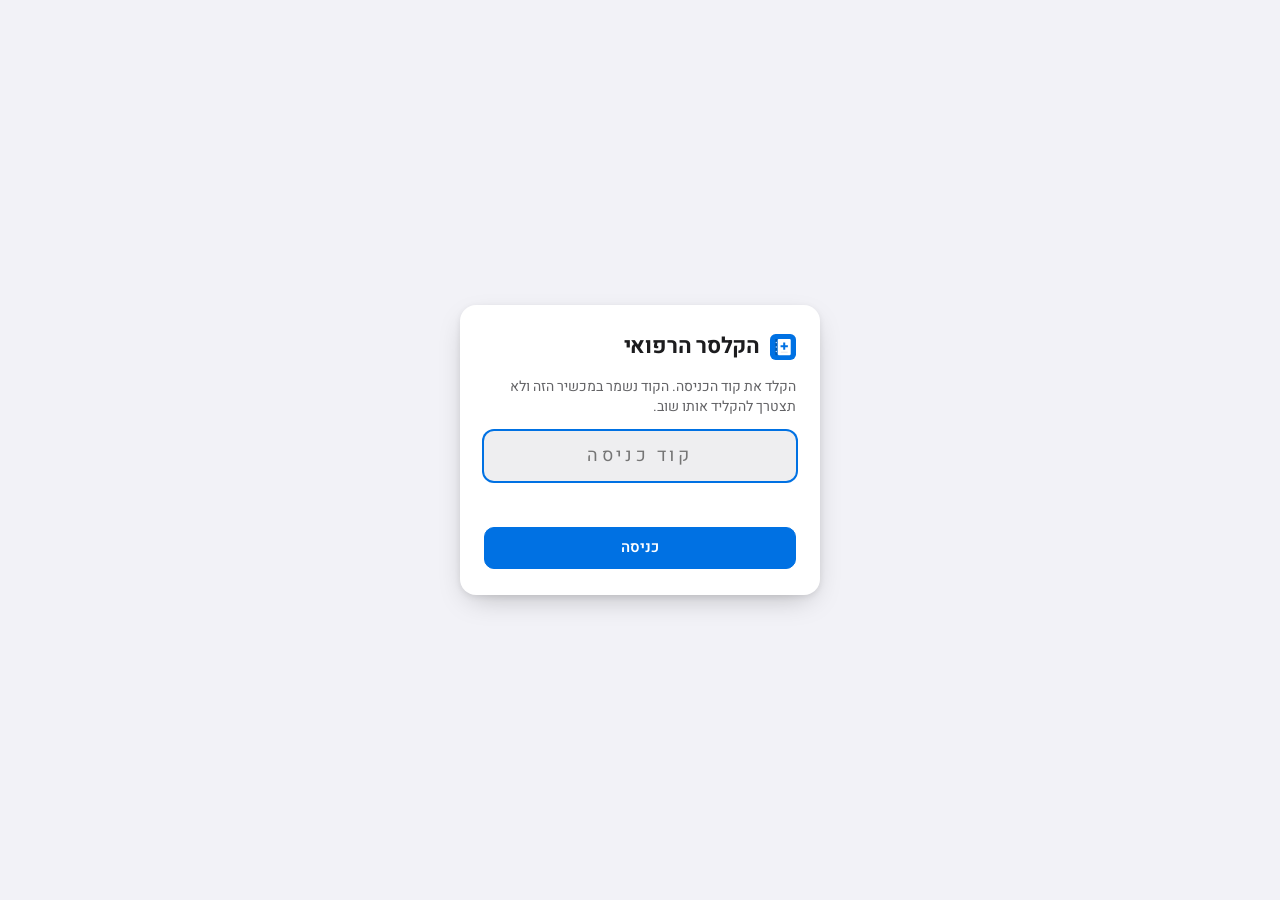
<file: site/index.html>
<!doctype html>
<html lang="he" dir="rtl">
<head>
<meta charset="utf-8">
<meta name="viewport" content="width=device-width, initial-scale=1, viewport-fit=cover, interactive-widget=resizes-content">
<title>הקלסר הרפואי</title>
<meta name="description" content="תורים ומסמכים רפואיים למשפחה">
<meta name="theme-color" content="#F2F2F7">
<meta name="mobile-web-app-capable" content="yes">
<!-- Safari still reads only the apple- form; both are needed for "add to home screen" -->
<meta name="apple-mobile-web-app-capable" content="yes">
<meta name="apple-mobile-web-app-status-bar-style" content="default">
<meta name="apple-mobile-web-app-title" content="הקלסר">
<link rel="manifest" href="manifest.webmanifest">
<link rel="icon" href="icons/icon.svg" type="image/svg+xml">
<link rel="apple-touch-icon" href="icons/apple-touch-icon.png">
<link rel="preconnect" href="https://fonts.googleapis.com">
<link rel="preconnect" href="https://fonts.gstatic.com" crossorigin>
<link rel="stylesheet" href="https://fonts.googleapis.com/css2?family=Heebo:wght@400;500;600;700&display=swap">
<link rel="stylesheet" href="styles.css">
</head>
<body>

<!-- ===== PIN gate: shown until a working PIN is stored ===== -->
<div class="gate" id="gate" hidden>
  <form id="gateForm">
    <div class="gate-brand"><svg class="brand-mark" viewBox="0 0 512 512" aria-hidden="true"><rect width="512" height="512" rx="112" fill="#0071E3"/><rect x="104" y="96" width="40" height="320" rx="12" fill="#0058B0"/><rect x="152" y="96" width="256" height="320" rx="20" fill="#FFFFFF"/><circle cx="124" cy="168" r="13" fill="#CFE3FB"/><circle cx="124" cy="256" r="13" fill="#CFE3FB"/><circle cx="124" cy="344" r="13" fill="#CFE3FB"/><path d="M260 168h40v52h52v40h-52v52h-40v-52h-52v-40h52z" fill="#0071E3"/><rect x="208" y="348" width="144" height="16" rx="8" fill="#D9DCE3"/></svg><h2>הקלסר הרפואי</h2></div>
    <p>הקלד את קוד הכניסה. הקוד נשמר במכשיר הזה ולא תצטרך להקליד אותו שוב.</p>
    <input type="password" id="gatePin" inputmode="numeric" autocomplete="current-password"
           placeholder="קוד כניסה" required aria-label="קוד כניסה">
    <div class="err" id="gateErr" role="alert"></div>
    <button type="submit" class="btn primary" id="gateBtn">כניסה</button>
  </form>
</div>

<div class="app" id="app" hidden>
  <header class="topbar">
    <button type="button" class="brand" id="brandHome" aria-label="חזרה למסך הבית">
      <svg class="brand-mark" viewBox="0 0 512 512" aria-hidden="true"><rect width="512" height="512" rx="112" fill="#0071E3"/><rect x="104" y="96" width="40" height="320" rx="12" fill="#0058B0"/><rect x="152" y="96" width="256" height="320" rx="20" fill="#FFFFFF"/><circle cx="124" cy="168" r="13" fill="#CFE3FB"/><circle cx="124" cy="256" r="13" fill="#CFE3FB"/><circle cx="124" cy="344" r="13" fill="#CFE3FB"/><path d="M260 168h40v52h52v40h-52v52h-40v-52h-52v-40h52z" fill="#0071E3"/><rect x="208" y="348" width="144" height="16" rx="8" fill="#D9DCE3"/></svg>
      <h1>הקלסר הרפואי</h1>
    </button>
    <nav class="nav-desktop" aria-label="ניווט">
      <button type="button" data-nav="appts" aria-current="page">תורים</button>
      <button type="button" data-nav="docs">מסמכים כלליים</button>
    </nav>
    <span class="spacer"></span>
    <button type="button" class="btn primary btn-new-desktop" id="btnNewDesktop">
      <svg width="16" height="16" viewBox="0 0 24 24" fill="none" stroke="currentColor" stroke-width="2.5" stroke-linecap="round"><path d="M12 5v14M5 12h14"/></svg>
      תור חדש
    </button>
  </header>

  <main class="main">
    <!-- ===== appointments view ===== -->
    <section class="view" id="view-appts">
      <div class="layout">
        <div class="list-col">
          <div class="toolbar">
            <div class="banner" id="banner" hidden>
              <span id="bannerText"></span>
              <button type="button" id="bannerRetry">נסה שוב</button>
            </div>
            <div class="chips" role="group" aria-label="סינון">
              <button type="button" class="chip" data-filter="upcoming" aria-pressed="true">הקרובים</button>
              <button type="button" class="chip" data-filter="month" aria-pressed="false">החודש</button>
              <button type="button" class="chip" data-filter="nextmonth" aria-pressed="false">החודש הבא</button>
              <button type="button" class="chip" data-filter="past" aria-pressed="false">עברו</button>
              <button type="button" class="chip" data-filter="all" aria-pressed="false">הכול</button>
            </div>
            <label class="search">
              <svg width="16" height="16" viewBox="0 0 24 24" fill="none" stroke="currentColor" stroke-width="2" stroke-linecap="round"><circle cx="11" cy="11" r="7"/><path d="m20 20-3.5-3.5"/></svg>
              <input type="search" id="q" placeholder="חיפוש רופא, תחום, מקום…" autocomplete="off">
            </label>
          </div>
          <div class="list-scroll">
            <div class="agenda" id="agenda"></div>
          </div>
        </div>

        <aside class="detail-panel" id="detail" aria-live="polite">
          <div class="detail-empty" id="detailEmpty"></div>
          <div class="detail-content" id="detailContent"></div>
        </aside>
      </div>
    </section>

    <!-- ===== general documents view ===== -->
    <section class="view" id="view-docs" hidden>
      <div class="docs-wrap">
        <div class="page-head">
          <div>
            <h2>מסמכים כלליים</h2>
            <p>מסמכים שלא שייכים לתור מסוים — תעודות, סיכומים, רשימות</p>
          </div>
          <button type="button" class="btn primary" id="btnUploadGeneral">
            <svg width="16" height="16" viewBox="0 0 24 24" fill="none" stroke="currentColor" stroke-width="2" stroke-linecap="round" stroke-linejoin="round"><path d="M12 16V4m0 0-4 4m4-4 4 4M4 16v3a1 1 0 0 0 1 1h14a1 1 0 0 0 1-1v-3"/></svg>
            העלאת מסמך
          </button>
        </div>
        <div class="toolbar">
          <label class="search">
            <svg width="16" height="16" viewBox="0 0 24 24" fill="none" stroke="currentColor" stroke-width="2" stroke-linecap="round"><circle cx="11" cy="11" r="7"/><path d="m20 20-3.5-3.5"/></svg>
            <input type="search" id="qDocs" placeholder="חיפוש במסמכים…" autocomplete="off">
          </label>
        </div>
        <div class="panel">
          <ul class="docs-list" id="generalDocs"></ul>
        </div>
      </div>
    </section>
  </main>

  <nav class="bottomnav" aria-label="ניווט">
    <button type="button" data-nav="appts" aria-current="page">
      <svg width="22" height="22" viewBox="0 0 24 24" fill="none" stroke="currentColor" stroke-width="2" stroke-linecap="round"><rect x="3" y="5" width="18" height="16" rx="2"/><path d="M3 10h18M8 3v4M16 3v4"/></svg>
      תורים
    </button>
    <button type="button" data-nav="docs">
      <svg width="22" height="22" viewBox="0 0 24 24" fill="none" stroke="currentColor" stroke-width="2" stroke-linecap="round" stroke-linejoin="round"><path d="M4 7a2 2 0 0 1 2-2h4l2 2h6a2 2 0 0 1 2 2v9a2 2 0 0 1-2 2H6a2 2 0 0 1-2-2z"/></svg>
      מסמכים
    </button>
  </nav>
  <button type="button" class="fab" id="fab" aria-label="תור חדש">
    <svg width="26" height="26" viewBox="0 0 24 24" fill="none" stroke="currentColor" stroke-width="2.5" stroke-linecap="round"><path d="M12 5v14M5 12h14"/></svg>
  </button>

  <input type="file" id="fileInput" accept="image/*,application/pdf" multiple hidden>

  <dialog id="dlgForm" tabindex="-1">
    <div class="dlg-head">
      <button type="button" class="btn ghost head-cancel" data-close>ביטול</button>
      <h3 id="dlgTitle">תור חדש</h3>
      <button type="submit" class="btn primary head-save" form="form">שמור</button>
      <button type="button" class="iconbtn head-close" data-close aria-label="סגור">
        <svg width="20" height="20" viewBox="0 0 24 24" fill="none" stroke="currentColor" stroke-width="2" stroke-linecap="round"><path d="M6 6l12 12M18 6 6 18"/></svg>
      </button>
    </div>
    <form class="form" id="form">
      <div class="field full"><label for="fDoctor">רופא/ה או מכון</label><input id="fDoctor" required placeholder="ד״ר לוי / מכון גסטרו"></div>
      <datalist id="specs"><option>קרדיולוגיה</option><option>עיניים</option><option>אורתופדיה</option><option>גסטרואנטרולוגיה</option><option>המטולוגיה</option><option>דימות</option><option>רפואת משפחה</option><option>אורולוגיה</option></datalist>
      <div class="pair-row full">
        <div class="field pair"><label for="fSpec">תחום</label><input id="fSpec" list="specs" placeholder="קרדיולוגיה"></div>
        <div class="field pair"><label for="fCompanion">מלווה</label>
          <select id="fCompanion"><option value="">—</option><option>אח</option><option>אחות</option><option>אחר</option></select></div>
      </div>
      <div class="pair-row full">
        <div class="field pair"><label for="fDate">תאריך</label><input id="fDate" type="date" required></div>
        <div class="field pair"><label for="fTime">שעה</label><input id="fTime" type="time" required></div>
      </div>
      <div class="field full"><label for="fLocation">מקום</label><input id="fLocation" placeholder="בית חולים, בניין 3 קומה 2"></div>
      <div class="form-actions">
        <button type="submit" class="btn primary" id="btnSave">שמור</button>
        <button type="button" class="btn ghost" data-close>ביטול</button>
      </div>
    </form>
  </dialog>

  <dialog id="dlgConfirm">
    <div class="confirm">
      <h3 style="font-size:18px" id="confirmTitle">למחוק את התור?</h3>
      <p id="confirmText">השורה תימחק והאירוע יוסר מהיומן. תיקיית המסמכים בדרייב נשארת בארכיון.</p>
      <div class="form-actions">
        <button type="button" class="btn danger" id="btnConfirmDelete">מחק</button>
        <button type="button" class="btn ghost" data-close>ביטול</button>
      </div>
    </div>
  </dialog>

  <div class="toast" id="toast" role="status"><span></span></div>
</div>

<script src="config.js"></script>
<script src="api.js"></script>
<script src="app.js"></script>
</body>
</html>
</file>
<file: site/styles.css>
/* ==================================================================
   הקלסר הרפואי — single light theme, iOS grammar.
   System grouped background, white cells with no borders, one system-blue
   tint for every action, secondary label gray for structure, and a pastel
   system hue per specialty on the date tile so the list scans by kind.
   Dark mode is intentionally absent: the use scene is a lit room.
   ================================================================== */
:root{
  color-scheme:light;

  --paper:#F2F2F7;                 /* systemGroupedBackground */
  --paper-2:rgba(118,118,128,.12); /* systemFill: segment track, recessed tiles */
  --sheet:#FFFFFF;                 /* grouped cell */
  --ink:#1C1C1E;                   /* label */
  --ink-2:#636366;                 /* secondaryLabel, 5.6:1 on white */
  --ink-3:#8E8E93;                 /* tertiary: icons only, never body text */
  --rule:rgba(60,60,67,.18);       /* separator */
  --rule-strong:rgba(60,60,67,.32);

  --accent:#0071E3;                /* system blue, 4.6:1 with white text */
  --accent-ink:#0058B0;
  --accent-soft:#E5F0FD;
  --on-accent:#FFFFFF;

  --warn:#B25000;  --warn-soft:#FFF1E5;     /* accessible orange */
  --danger:#D70015; --danger-soft:#FFE9EA;  /* accessible red */

  /* specialty hues: pastel system colors; dark text on tint stays ≥4.5:1 */
  --spec-default-h:210;
  --spec-tint:hsl(var(--spec-h,var(--spec-default-h)) 80% 94%);
  --spec-ink:hsl(var(--spec-h,var(--spec-default-h)) 65% 30%);
  --spec-line:hsl(var(--spec-h,var(--spec-default-h)) 75% 55%);

  --shadow-1:0 1px 2px rgba(0,0,0,.04),0 6px 16px -8px rgba(0,0,0,.10);
  --shadow-2:0 3px 8px rgba(0,0,0,.12),0 3px 1px rgba(0,0,0,.04);
  --shadow-3:0 10px 30px -10px rgba(0,0,0,.28),0 2px 6px rgba(0,0,0,.08);

  --r:12px; --r-sm:10px; --r-xs:7px;
  --font-ui:"Heebo",-apple-system,system-ui,"Segoe UI",Arial,sans-serif;
  /* iOS sheet curve: fast start, long settle, no overshoot */
  --ease-out:cubic-bezier(.32,.72,0,1);
  --blur:blur(20px) saturate(180%);
}

*{box-sizing:border-box}
html,body{height:100%}
html{scrollbar-color:var(--rule-strong) transparent}
body{margin:0;background:var(--paper);color:var(--ink);font-family:var(--font-ui);font-size:15px;line-height:1.45;direction:rtl;
  -webkit-font-smoothing:antialiased;font-variant-numeric:tabular-nums}
button,input,select,textarea{font:inherit;color:inherit}
button{cursor:pointer}
h1,h2,h3{margin:0;text-wrap:balance}
ul{list-style:none;margin:0;padding:0}
svg{display:block}
::selection{background:var(--accent-soft);color:var(--accent-ink)}
input,textarea{caret-color:var(--accent)}
:focus-visible{outline:2px solid var(--accent);outline-offset:2px;border-radius:var(--r-xs)}
::-webkit-scrollbar{width:10px;height:10px}
::-webkit-scrollbar-thumb{background:var(--rule-strong);border-radius:999px;border:3px solid var(--paper)}
::-webkit-scrollbar-track{background:transparent}

.app{min-height:100%;display:flex;flex-direction:column}
.visually-hidden{position:absolute;width:1px;height:1px;margin:-1px;padding:0;overflow:hidden;clip:rect(0 0 0 0);white-space:nowrap;border:0}

/* ---------- top bar ---------- */
.topbar{position:sticky;top:env(safe-area-inset-top,0px);z-index:20;background:rgba(242,242,247,.78);-webkit-backdrop-filter:var(--blur);backdrop-filter:var(--blur);border-bottom:1px solid var(--rule);
  display:flex;align-items:center;gap:16px;padding:10px 16px;min-height:56px}
/* The brand doubles as "home"; it is a real button so it is reachable by
   keyboard and announced as a control, but it keeps the bar's own styling. */
.brand{display:flex;align-items:center;gap:10px;background:none;border:0;padding:0;
  color:inherit;font:inherit;cursor:pointer;border-radius:var(--r-sm)}
.brand:active{transform:scale(.97);transition:transform .08s}
.brand-mark{width:26px;height:26px;flex:0 0 auto}
.brand h1{font-size:19px;font-weight:700;letter-spacing:-.01em}
.nav-desktop{display:none;gap:2px;margin-inline-start:12px}
.nav-desktop button{background:none;border:0;padding:8px 14px;border-radius:var(--r-sm);color:var(--ink-2);font-weight:500}
.nav-desktop button:hover{background:var(--paper-2);color:var(--ink)}
.nav-desktop button[aria-current="page"]{background:var(--accent-soft);color:var(--accent-ink);font-weight:600}
.topbar .spacer{flex:1}

/* Centred content: a button that is only as wide as its label looks the same
   either way, but any button stretched by its container — the gate's column,
   the confirm dialog's full-width pair — left its label hanging at the start. */
.btn{display:inline-flex;align-items:center;justify-content:center;gap:8px;border:1px solid transparent;background:var(--accent-soft);color:var(--accent-ink);border-radius:var(--r-sm);padding:9px 14px;font-weight:600;min-height:40px;
  transition:background .2s,color .2s,transform .35s var(--ease-out),opacity .2s}
.btn:hover{background:#D7E7FB}
/* feedback lives on the press: fast in, slow settle */
.btn:active{transform:scale(.97);transition-duration:.08s}
.btn.primary{background:var(--accent);border-color:var(--accent);color:var(--on-accent)}
.btn.primary:hover{background:var(--accent-ink);border-color:var(--accent-ink)}
/* Destructive confirmation keeps the filled red: by then the user has asked
   for it and the button must read as the point of no return. */
.btn.danger{background:var(--danger);color:#fff}
.btn.danger:hover{background:var(--danger-soft);color:var(--danger)}
.btn.ghost{background:transparent;color:var(--accent)}
.btn.ghost:hover{background:var(--accent-soft)}
.btn.small{padding:6px 10px;font-size:13px}
/* A per-row action repeats down the list, so it carries no fill at all — it is
   an option on that row, not the screen's action. It gains its tint on contact. */
.doc-actions .btn.small{background:transparent;color:var(--accent)}
/* A section header's action is secondary to the screen's own primary (the FAB
   sits a thumb away); it reads as a link with a target, not a filled pill. */
/* accent-ink, not accent: on the grouped grey background the lighter blue
   falls under 4.5:1. */
.section-head .btn:not(.primary),.page-head .btn:not(.primary){background:transparent;color:var(--accent-ink);padding-inline:6px}
.section-head .btn:not(.primary):hover,.page-head .btn:not(.primary):hover{background:var(--accent-soft)}
.doc-actions .btn.small:hover,.doc-actions .btn.small:focus-visible{background:var(--accent-soft)}
.btn-new-desktop{display:none}
.btn[aria-busy="true"],.iconbtn[aria-busy="true"]{opacity:.6;pointer-events:none}
.btn[aria-busy="true"]::after{content:"";width:12px;height:12px;border-radius:50%;border:2px solid currentColor;border-top-color:transparent;animation:spin .7s linear infinite}
/* An icon button has no room beside its glyph, so the spinner replaces it. */
.iconbtn[aria-busy="true"]{position:relative;opacity:1}
.iconbtn[aria-busy="true"]>svg{visibility:hidden}
.iconbtn[aria-busy="true"]::after{content:"";position:absolute;width:16px;height:16px;border-radius:50%;
  border:2px solid var(--ink-3);border-top-color:var(--accent);animation:spin .7s linear infinite}
@keyframes spin{to{transform:rotate(360deg)}}

/* ---------- main / layout ---------- */
.main{flex:1;min-height:0;padding-block:14px 100px;padding-inline:16px}
.view[hidden]{display:none}
.layout{display:block}
.panel{background:var(--sheet);border:0;border-radius:var(--r)}

/* toolbar */
.toolbar{display:flex;flex-direction:column;gap:10px;margin-bottom:14px}
.banner{display:flex;align-items:center;gap:8px;background:var(--warn-soft);color:var(--warn);border-radius:var(--r-sm);padding:8px 12px;font-size:13px}
.banner[hidden]{display:none}
.banner button{border:0;background:none;color:inherit;text-decoration:underline;text-underline-offset:3px;padding:0;font-size:13px}

/* segmented filter: one track, not five balloons */
.chips{display:flex;gap:2px;background:var(--paper-2);border:0;border-radius:9px;padding:2px;overflow-x:auto;scrollbar-width:none}
.chips::-webkit-scrollbar{display:none}
.chip{flex:1 0 auto;border:0;background:transparent;border-radius:7px;padding:6px 12px;min-height:32px;font-size:13px;color:var(--ink);white-space:nowrap;
  transition:background .2s,box-shadow .2s,transform .2s}
.chip:active{transform:scale(.97)}
.chip[aria-pressed="true"]{background:var(--sheet);font-weight:600;box-shadow:var(--shadow-2)}

.search{display:flex;align-items:center;gap:8px;background:var(--paper-2);border:0;border-radius:var(--r-sm);padding:9px 12px;min-height:40px}
.search:focus-within{box-shadow:0 0 0 2px var(--accent)}
.search input{border:0;background:none;flex:1;min-width:0;outline:none}
.search input::placeholder{color:var(--ink-3)}
.search svg{color:var(--ink-3)}

/* ---------- agenda ---------- */
/* month heading as a binder tab: a small labelled block on the start edge */
.agenda .month{position:sticky;top:calc(56px + env(safe-area-inset-top,0px));z-index:5;
  display:flex;align-items:center;gap:10px;padding:18px 0 8px;background:linear-gradient(var(--paper) 78%,transparent)}
.agenda .month span{font-size:13px;font-weight:600;color:var(--ink-2);letter-spacing:.02em;padding-inline-start:4px}
.agenda .month small{font-size:13px;color:var(--ink-3)}
.agenda .month::after{content:none}
.cards{display:flex;flex-direction:column;gap:8px}

.card{display:grid;grid-template-columns:60px 1fr auto;gap:12px;align-items:center;text-align:start;width:100%;
  background:var(--sheet);border:0;border-radius:var(--r);padding:12px 14px;position:relative;
  transition:transform .35s var(--ease-out),box-shadow .25s,background .2s}
.card:hover{box-shadow:var(--shadow-1)}
.card:active{transform:scale(.985);transition-duration:.08s;background:#F7F7FA}
.card[aria-current="true"]{box-shadow:inset 0 0 0 2px var(--accent)}
.card.past .title,.card.past .row1 .time{color:var(--ink-2)}
.card.past .meta{color:var(--ink-3)}
.card.past .count.has-missing{color:var(--warn)}
.card.past .date-block{background:var(--paper-2);color:var(--ink-2)}
.card.today{background:var(--spec-tint)}
.card.today .date-block{background:var(--spec-ink);color:#fff}
.card.today .date-block .wd{color:rgba(255,255,255,.78)}

.date-block{display:flex;flex-direction:column;align-items:center;justify-content:center;border-radius:var(--r-sm);padding:6px 4px;min-height:60px;
  background:var(--spec-tint);color:var(--spec-ink)}
.date-block .day{font-size:26px;font-weight:700;line-height:1;letter-spacing:-.02em}
.date-block .wd{font-size:11px;color:inherit;opacity:.8;margin-top:4px}
.card-body{min-width:0}
.card .row1{display:flex;align-items:center;gap:8px;font-size:13px;color:var(--ink-2)}
.card .row1 .time{font-weight:600;color:var(--ink)}
.card .title{font-size:16px;font-weight:700;margin-top:2px;overflow:hidden;text-overflow:ellipsis;white-space:nowrap;letter-spacing:-.005em}
.card .meta{display:flex;align-items:center;gap:6px;font-size:13px;color:var(--ink-2);margin:3px 0 0;overflow:hidden;text-overflow:ellipsis;white-space:nowrap}
.card .meta svg{flex:0 0 auto;color:var(--ink-3)}
.card .chev{color:var(--ink-3)}
.pill{display:inline-flex;align-items:center;border-radius:999px;padding:1px 8px;font-size:12px;font-weight:600}
.pill.today{background:var(--accent);color:var(--on-accent)}
.pill.soon{background:var(--paper-2);color:var(--ink)}
.pill.warn{background:var(--warn-soft);color:var(--warn)}
.count{display:inline-flex;align-items:center;gap:4px}
.count.has-missing{color:var(--warn)}
.empty{text-align:center;color:var(--ink-2);padding:48px 16px}
.empty strong{display:block;color:var(--ink);font-size:17px;margin-bottom:4px}

.skeleton{display:flex;flex-direction:column;gap:8px}
.skeleton i{display:block;height:88px;border-radius:var(--r);background:linear-gradient(90deg,var(--paper-2),var(--sheet),var(--paper-2));background-size:200% 100%;animation:shimmer 1.6s linear infinite}
@keyframes shimmer{to{background-position:-200% 0}}

/* ---------- detail ---------- */
.detail-panel{position:fixed;inset:0;z-index:30;background:var(--paper);transform:translateX(-100%);transition:transform .32s var(--ease-out);overflow-y:auto;visibility:hidden}
.detail-panel.open{transform:none;visibility:visible}
.detail-head{position:sticky;top:0;z-index:2;background:rgba(242,242,247,.78);-webkit-backdrop-filter:var(--blur);backdrop-filter:var(--blur);border-bottom:1px solid var(--rule);display:flex;align-items:center;gap:8px;
  padding:10px 12px;padding-top:calc(10px + env(safe-area-inset-top,0px))}
.detail-head .grow{flex:1;min-width:0}
.detail-head .grow > div:first-child{overflow:hidden;text-overflow:ellipsis;white-space:nowrap}
.detail-head .grow .sub{font-size:12px;color:var(--ink-2)}
.iconbtn{border:0;background:none;border-radius:var(--r-sm);padding:9px;color:var(--ink);display:inline-flex;min-width:40px;min-height:40px;align-items:center;justify-content:center;
  transition:background .15s}
.iconbtn:hover{background:var(--paper-2)}
/* A row's delete is not its most important element. It carries the neutral ink
   until the user actually reaches for it, then declares itself red. Touch has
   no hover, so :active and :focus-visible carry the same signal there. */
.iconbtn.danger{color:var(--ink-2)}
.iconbtn.danger:hover,.iconbtn.danger:focus-visible,.iconbtn.danger:active{color:var(--danger)}
/* Share is a two-tap action on iOS: the first tap fetches the file, the second
   opens the share sheet. `is-ready` marks the armed state between the two. */
/* Armed, not primary: a transient state should not outrank the page's one
   real action. Tint carries the change without shouting it. */
.iconbtn.is-ready{background:var(--accent-soft);color:var(--accent-ink)}
.iconbtn.is-ready:hover{background:#D7E7FB}
.iconbtn:disabled{opacity:.45}
.iconbtn.danger:hover{background:var(--danger-soft)}
.detail-body{padding:16px;padding-bottom:calc(32px + env(safe-area-inset-bottom,0px));display:flex;flex-direction:column;gap:14px;max-width:760px;margin-inline:auto}

.hero{display:grid;grid-template-columns:80px 1fr;gap:16px;align-items:start;padding:18px 16px 14px}
.hero .date-block{min-height:84px;border-radius:var(--r-sm)}
.hero .date-block .day{font-size:36px}
.hero .date-block .mon{font-size:12px;opacity:.8;margin-top:2px}
.hero h2{font-size:22px;font-weight:700;line-height:1.2;letter-spacing:-.01em}
.hero .spec{display:inline-flex;align-items:center;gap:6px;color:var(--spec-ink);font-weight:600;margin-top:4px;font-size:14px}
.hero .spec::before{content:"";width:8px;height:8px;border-radius:50%;background:var(--spec-line)}
.hero .when{margin-top:8px;color:var(--ink-2);display:flex;flex-wrap:wrap;gap:6px;align-items:center}
.kv{display:grid;grid-template-columns:auto 1fr;gap:8px 16px;padding:0 16px 16px;font-size:14px}
.kv dt{color:var(--ink-2)}
.kv dd{margin:0}
.kv a{color:var(--accent-ink);text-decoration:underline;text-underline-offset:3px;text-decoration-color:var(--rule-strong);display:inline-flex;align-items:center;gap:6px}
.kv a:hover{text-decoration-color:currentColor}
.section{padding:14px 16px}
.section-head{display:flex;align-items:center;justify-content:space-between;gap:8px;margin-bottom:10px}
.section-head h3{font-size:15px;font-weight:700}
.section-head h3 span{color:var(--ink-2);font-weight:400;margin-inline-start:6px;font-size:14px}

.doc{display:grid;grid-template-columns:40px 1fr auto;gap:12px;align-items:center;padding:10px 0;border-top:1px solid var(--rule)}
.doc:first-child{border-top:0}
.doc-icon{width:40px;height:40px;border-radius:var(--r-sm);display:grid;place-items:center;font-size:11px;font-weight:700;letter-spacing:.04em;background:var(--paper-2);color:var(--ink-2)}
.doc-icon.pdf{background:var(--danger-soft);color:var(--danger)}
.doc-icon.img{background:var(--accent-soft);color:var(--accent-ink)}
/* Eight identical alarm tiles stop reading as alarm. The missing tile keeps the
   warn hue but drops to a quiet dot, so a single missing file still stands out
   in a list of stored ones without the column turning into a row of sirens. */
.doc-icon.missing{background:var(--paper-2);color:var(--warn);font-size:0}
.doc-icon.missing::before{content:"";width:8px;height:8px;border-radius:50%;background:currentColor}
.doc.failed .doc-icon{background:var(--danger-soft);color:var(--danger)}
.doc-main{min-width:0}
.doc-name{font-weight:500;overflow:hidden;text-overflow:ellipsis;white-space:nowrap}
.doc-sub{font-size:12px;color:var(--ink-2);margin-top:1px}
.doc-sub.error{color:var(--danger)}
.doc-actions{display:flex;gap:0}
.progress{height:4px;background:var(--paper-2);border-radius:2px;overflow:hidden;margin-top:6px}
.progress i{display:block;height:100%;background:var(--accent);transform-origin:100% 50%;transform:scaleX(0);transition:transform .3s var(--ease-out)}
.uploading-hint{font-size:12px;color:var(--ink-2)}
.docs-list .doc{padding-inline:0}

.notes li{display:flex;align-items:flex-start;gap:8px;padding:10px 0;border-top:1px solid var(--rule)}
.notes li:first-child{border-top:0}
.notes li .note-main{flex:1;min-width:0}
.notes li .iconbtn{flex:0 0 auto;padding:6px;min-width:32px;min-height:32px;color:var(--ink-3)}
.notes li .iconbtn:hover{color:var(--danger)}
.notes .at{font-size:12px;color:var(--ink-2);margin-top:2px}
.note-form{display:flex;gap:8px;margin-top:10px}
.note-form input{flex:1;min-width:0;border:0;border-radius:var(--r-sm);padding:9px 14px;background:var(--paper-2);min-height:40px}
.note-form input:focus{box-shadow:0 0 0 2px var(--accent);outline:none}

/* ---------- desktop empty state: a summary, not a dashed box ---------- */
.detail-empty{display:none}
.summary{display:flex;flex-direction:column;gap:14px;padding:22px}
.summary-next{background:var(--sheet);border:0;border-radius:var(--r);padding:18px 20px;display:grid;grid-template-columns:auto 1fr;gap:16px;align-items:center;
  text-align:start;width:100%;cursor:pointer;transition:border-color .15s,box-shadow .18s}
.summary-next:hover{box-shadow:var(--shadow-1)}
.summary-next:active{transform:scale(.99)}
.summary-next .date-block{min-height:72px;width:72px}
.summary-next .date-block .day{font-size:32px}
.summary-label{font-size:13px;color:var(--ink-2)}
.summary-title{font-size:18px;font-weight:700;margin-top:2px;letter-spacing:-.005em}
.summary-when{font-size:14px;color:var(--ink-2);margin-top:2px}
.summary-facts{display:grid;grid-template-columns:repeat(3,1fr);gap:10px}
.fact{background:var(--sheet);border:0;border-radius:var(--r);padding:14px 16px;text-align:start;cursor:pointer;transition:box-shadow .2s,transform .35s var(--ease-out)}
.fact:hover{box-shadow:var(--shadow-1)}
.fact:active{transform:scale(.98);transition-duration:.08s}
.fact b{display:block;font-size:24px;font-weight:700;letter-spacing:-.02em;line-height:1.1}
.fact span{font-size:13px;color:var(--ink-2)}
.fact.warn b{color:var(--warn)}
.summary-hint{font-size:13px;color:var(--ink-3);text-align:center;margin-top:auto;padding-top:8px}

/* ---------- bottom nav / FAB (mobile) ---------- */
.bottomnav{position:fixed;inset-inline:0;bottom:0;z-index:25;background:rgba(242,242,247,.78);-webkit-backdrop-filter:var(--blur);backdrop-filter:var(--blur);border-top:1px solid var(--rule);
  display:grid;grid-template-columns:1fr 1fr;padding-bottom:env(safe-area-inset-bottom,0px)}
.bottomnav button{border:0;background:none;padding:10px 0 8px;min-height:56px;display:flex;flex-direction:column;align-items:center;gap:3px;font-size:12px;color:var(--ink-2)}
.bottomnav button[aria-current="page"]{color:var(--accent-ink);font-weight:600}
.bottomnav button[aria-current="page"] svg{color:var(--accent)}
.fab{position:fixed;inset-inline-start:16px;bottom:calc(72px + env(safe-area-inset-bottom,0px));z-index:26;
  width:56px;height:56px;border-radius:50%;border:0;background:var(--accent);color:var(--on-accent);box-shadow:var(--shadow-3);display:grid;place-items:center;
  transition:transform .35s var(--ease-out),background .2s}
.fab:hover{background:var(--accent-ink)}
.fab:active{transform:scale(.92);transition-duration:.08s}

/* ---------- docs view ---------- */
.docs-wrap{max-width:900px;margin-inline:auto}
.page-head{display:flex;align-items:flex-end;justify-content:space-between;gap:12px;margin-bottom:12px;flex-wrap:wrap}
.page-head h2{font-size:24px;letter-spacing:-.015em}
.page-head p{margin:2px 0 0;color:var(--ink-2);font-size:14px}
.docs-list{padding:4px 16px}

/* ---------- gate ---------- */
.gate{position:fixed;inset:0;z-index:60;background:var(--paper);display:grid;place-items:center;padding:24px}
.gate[hidden]{display:none}
.gate form{background:var(--sheet);border:0;border-radius:16px;box-shadow:var(--shadow-3);padding:26px 24px;width:min(360px,100%);display:flex;flex-direction:column;gap:14px}
.gate .gate-brand{display:flex;align-items:center;gap:10px}
.gate h2{font-size:22px;letter-spacing:-.01em}
.gate p{margin:0;color:var(--ink-2);font-size:14px}
.gate input{border:0;border-radius:var(--r-sm);padding:12px 14px;background:var(--paper-2);font-size:18px;letter-spacing:.2em;text-align:center;min-height:48px}
.gate input:focus{box-shadow:0 0 0 2px var(--accent);outline:none}
.gate .err{color:var(--danger);font-size:13px;min-height:18px}

/* ---------- dialogs ---------- */
/* The sheet is capped so the actions can never be pushed off-screen by a long
   form or the on-screen keyboard; the body scrolls inside it instead. dvh, not
   vh, so iOS Safari's collapsing toolbars do not hide the last field. */
dialog{border:0;padding:0;background:var(--sheet);color:var(--ink);border-radius:16px 16px 0 0;width:100%;max-width:none;margin:auto 0 0;box-shadow:var(--shadow-3);
  max-height:90dvh;overflow:hidden}
/* Scoped to [open]: setting `display` on a bare `dialog` overrides the UA's
   `dialog:not([open]){display:none}` and leaves closed dialogs on the page. */
dialog[open]{display:flex;flex-direction:column}
dialog::backdrop{background:rgba(0,0,0,.4)}
.dlg-head{display:flex;align-items:center;justify-content:space-between;padding:14px 16px 0;flex:none}
.dlg-head h3{font-size:18px;font-weight:700}
/* The header actions belong to the phone's full-screen layout only. */
.head-cancel,.head-save{display:none}
.form{display:grid;grid-template-columns:1fr 1fr;gap:12px;padding:12px 16px 16px;padding-bottom:calc(16px + env(safe-area-inset-bottom,0px));
  overflow-y:auto;overscroll-behavior:contain;-webkit-overflow-scrolling:touch}
.field{display:flex;flex-direction:column;gap:5px;min-width:0}
.field.full{grid-column:1/-1}
.field label{font-size:12px;color:var(--ink-2);letter-spacing:.02em}
.field input,.field select,.field textarea{border:0;border-radius:var(--r-sm);padding:11px 12px;background:var(--paper-2);width:100%;min-width:0;min-height:44px}
.field input:focus,.field select:focus,.field textarea:focus{box-shadow:0 0 0 2px var(--accent);outline:none}
.field textarea{min-height:72px;resize:vertical}
/* Native date/time controls refuse to shrink below their intrinsic text width
   and would otherwise push the grid wider than the phone. They also carry their
   own intrinsic height and inner padding on iOS, which made them render taller
   than every neighbouring field and eat the gap between them — the pair read as
   one grey slab with a seam. Normalising the box and the inner spinner brings
   them back onto the same rhythm as a plain input. */
.field input[type="date"],.field input[type="time"]{max-width:100%;
  -webkit-appearance:none;appearance:none;height:44px;min-height:44px;
  font-family:inherit;font-size:15px;line-height:1.2}
.field input[type="date"]::-webkit-date-and-time-value,
.field input[type="time"]::-webkit-date-and-time-value{text-align:start;margin:0;padding:0}
.field input[type="date"]::-webkit-datetime-edit,
.field input[type="time"]::-webkit-datetime-edit{padding:0}
/* The picker glyph is a control, not body text: tertiary ink, never below it. */
.field input[type="date"]::-webkit-calendar-picker-indicator,
.field input[type="time"]::-webkit-calendar-picker-indicator{opacity:.5;margin-inline-start:0}
.form-actions{grid-column:1/-1;display:flex;gap:8px;justify-content:flex-start;margin-top:4px}
/* Fields that belong together stay together at every width. */
.pair-row{display:grid;grid-template-columns:1fr 1fr;gap:12px}
.pair-row.full{grid-column:1/-1}

/* Phone: the form is a screen, not a sheet.
   A seven-field form inside a bottom sheet leaves ~500px once the iOS keyboard
   takes its ~340px, so fields and the save button end up under the keyboard.
   Apple's own create-forms are full screen on a phone for exactly this reason:
   the actions live in a fixed header that the keyboard can never cover, and the
   fields scroll between them. `interactive-widget=resizes-content` in the
   viewport meta makes the keyboard shrink this box instead of pushing it off. */
@media (max-width:560px){
  /* Only the appointment form becomes a screen. A confirmation is a short
     question and stays a sheet at the bottom; stretching it to the full height
     left a large empty area under two buttons. */
  #dlgForm[open]{max-height:none;height:100dvh;border-radius:0;margin:0}

  .dlg-head{padding:0 8px;min-height:52px;gap:8px;
    padding-top:env(safe-area-inset-top,0px);
    background:var(--sheet);border-bottom:1px solid var(--rule);
    position:sticky;top:0;z-index:2}
  /* The title is centred between the two actions, iOS navigation-bar style. */
  .dlg-head h3{position:absolute;inset-inline:0;text-align:center;pointer-events:none;font-size:17px}
  .head-cancel,.head-save{display:inline-flex;position:relative;z-index:1}
  .head-close{display:none}

  .form{grid-template-columns:1fr;gap:18px;align-content:start;padding-top:16px;
    padding-bottom:calc(24px + env(safe-area-inset-bottom,0px))}
  /* A pair is one group: its two fields sit closer to each other than the row
     does to its neighbours, so the grouping reads without a box around it. */
  .pair-row{gap:12px}
  .field label{font-size:13px}
  /* Save and cancel live in the header now; the footer pair would be a
     duplicate of the same two actions. Scoped to #form — the confirm dialog
     reuses .form-actions and has no header to fall back on, so hiding those
     left it with no way to confirm or cancel. */
  #form .form-actions{display:none}
  /* A confirmation is a choice, so its two buttons share the width evenly. */
  .confirm .form-actions .btn{flex:1;min-height:46px}
}
.confirm{padding:16px;display:flex;flex-direction:column;gap:14px;padding-bottom:calc(16px + env(safe-area-inset-bottom,0px))}
.confirm p{margin:0;color:var(--ink-2)}

.toast{position:fixed;inset-inline:0;bottom:calc(84px + env(safe-area-inset-bottom,0px));display:flex;justify-content:center;z-index:50;pointer-events:none;padding-inline:16px}
.toast span{background:rgba(28,28,30,.92);-webkit-backdrop-filter:var(--blur);backdrop-filter:var(--blur);color:#fff;padding:10px 16px;border-radius:999px;font-size:14px;opacity:0;transform:translateY(8px);transition:.3s var(--ease-out);box-shadow:var(--shadow-3);max-width:100%}
.toast.show span{opacity:1;transform:none}

/* ---------- desktop ---------- */
@media (min-width:900px){
  .app{height:100%}
  .main{padding-block:20px;padding-inline:24px;display:flex;flex-direction:column}
  .view{flex:1;min-height:0;display:flex;flex-direction:column}
  .nav-desktop,.btn-new-desktop{display:inline-flex}
  .bottomnav,.fab{display:none}
  .layout{display:grid;grid-template-columns:minmax(360px,440px) minmax(0,1fr);gap:20px;flex:1;min-height:0;max-width:1240px;width:100%;margin-inline:auto}
  .list-col{display:flex;flex-direction:column;min-height:0}
  .chips{overflow:visible}
  .chip{flex:1 1 0}
  .list-scroll{flex:1;min-height:0;overflow-y:auto;padding-inline-end:4px}
  .agenda .month{top:0}
  .detail-panel{position:relative;inset:auto;transform:none;visibility:visible;background:transparent;overflow:visible;min-height:0;display:flex;flex-direction:column}
  .detail-panel:not(.open) .detail-content{display:none}
  .detail-panel.open .detail-empty{display:none}
  .detail-empty{display:flex;flex:1;min-height:0;background:transparent;border:0;border-radius:var(--r);overflow-y:auto}
  .detail-empty .summary{flex:1}
  .detail-content{background:var(--sheet);border:0;border-radius:var(--r);overflow-y:auto;flex:1;min-height:0}
  .detail-head{background:transparent;border-bottom:1px solid var(--rule);padding:10px 12px}
  .detail-head .back{display:none}
  .detail-body{padding:8px 20px 28px}
  .detail-body .panel{border:0;border-top:1px solid var(--rule);border-radius:0}
  .detail-body .panel:first-child{border-top:0}
  .docs-wrap{flex:1;min-height:0;display:flex;flex-direction:column}
  .docs-wrap .panel{flex:1;min-height:0;overflow-y:auto}
  .toast{bottom:28px}
  dialog{border-radius:var(--r);width:min(560px,92vw);margin:auto}
}
@media (max-width:899px){
  .detail-empty{display:none}
  .summary-facts{grid-template-columns:1fr}
}
@media (prefers-reduced-transparency:reduce){
  .topbar,.bottomnav,.detail-head,.toast span{-webkit-backdrop-filter:none;backdrop-filter:none;background:var(--paper)}
  .toast span{background:var(--ink)}
}
@media (prefers-contrast:more){
  .card,.panel,.summary-next,.fact{box-shadow:inset 0 0 0 1px var(--rule-strong)}
}
@media (prefers-reduced-motion:reduce){
  .detail-panel,.toast span,.progress i,.btn,.card,.fab,.chip{transition:none}
  .skeleton i,.btn[aria-busy="true"]::after,.iconbtn[aria-busy="true"]::after{animation:none}
}
</file>
